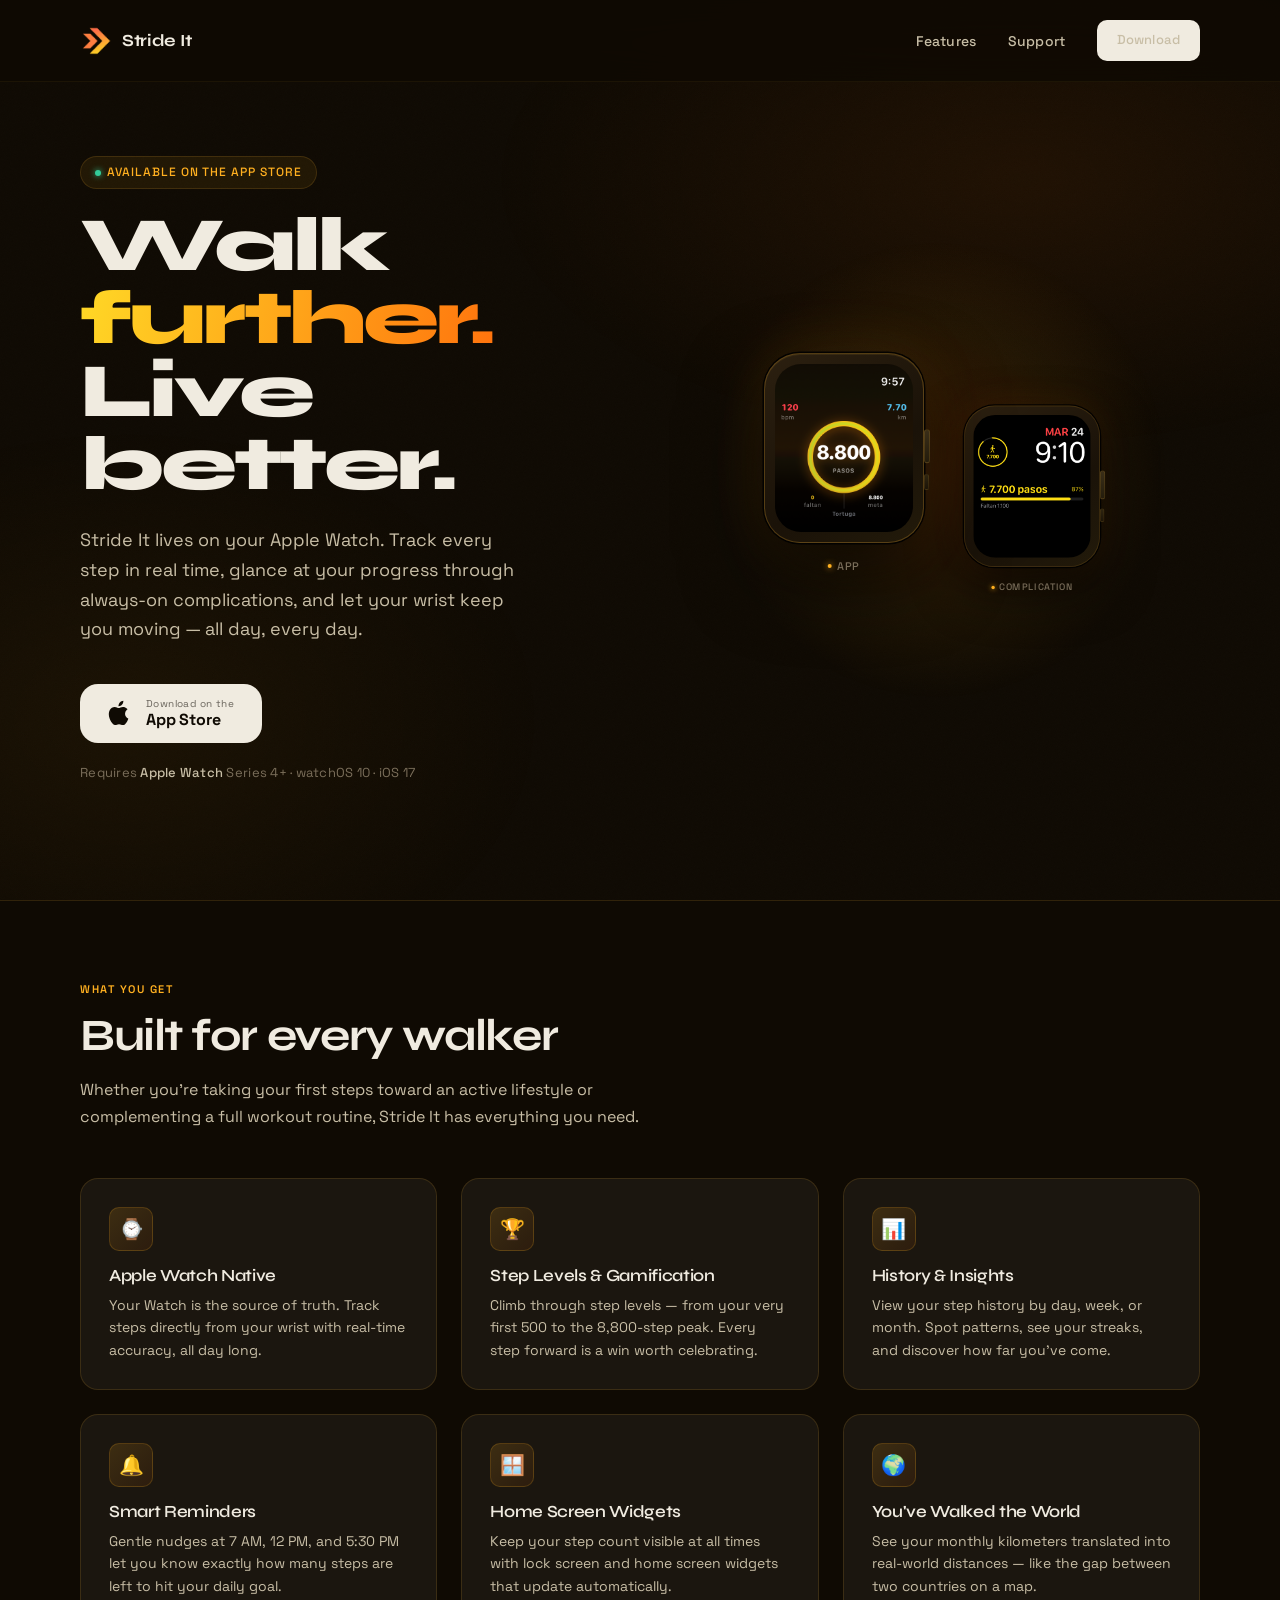
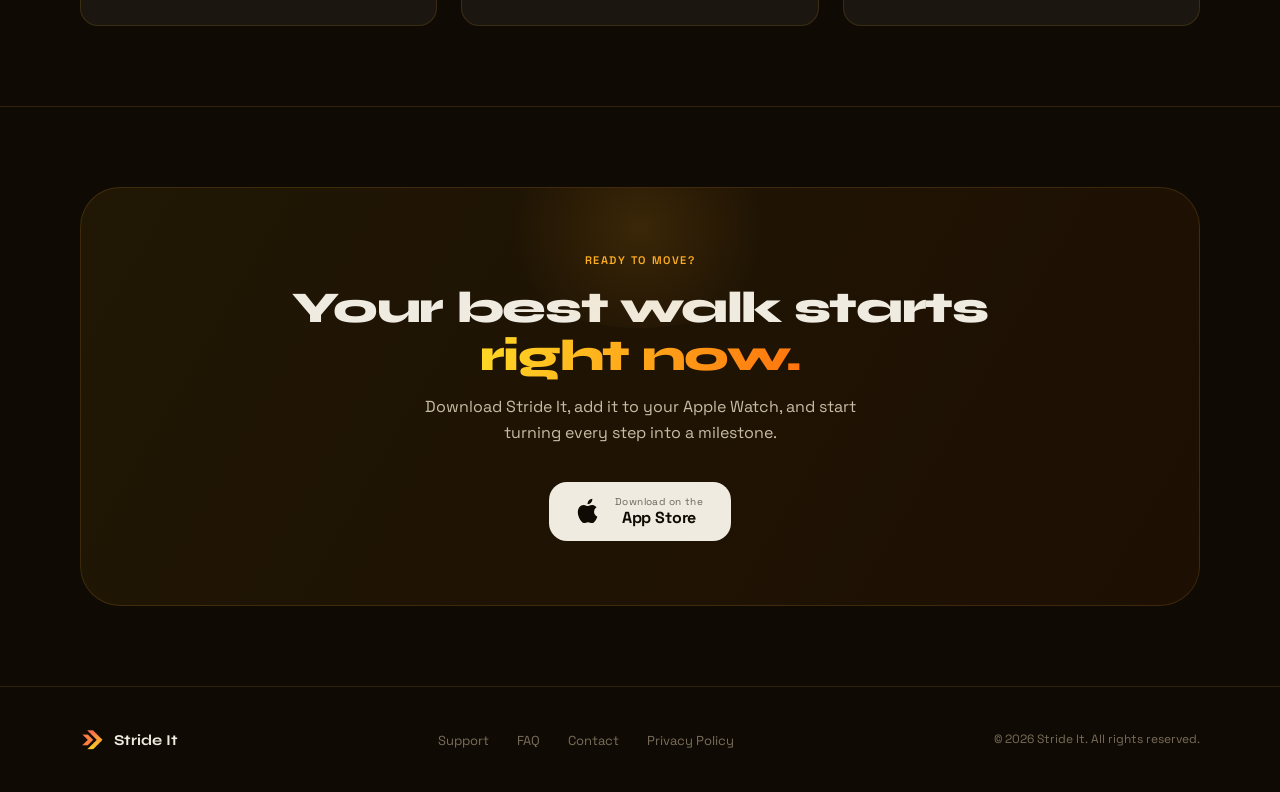
<file: index.html>
<!DOCTYPE html>
<html lang="en">
<head>
  <meta charset="UTF-8" />
  <meta name="viewport" content="width=device-width, initial-scale=1.0" />

  <!-- Primary SEO -->
  <title>Stride It — Walk further. Live better.</title>
  <meta name="description" content="Stride It is an Apple Watch step tracker that turns every walk into progress. Hit your daily goals, climb step levels, and stay motivated with gamified challenges." />
  <meta name="keywords" content="step tracker, Apple Watch app, pedometer, walking app, fitness app, step counter, health app, watchOS, gamification, daily steps" />
  <meta name="author" content="Stride It" />
  <link rel="canonical" href="https://strideit.app/" />

  <!-- Open Graph -->
  <meta property="og:type" content="website" />
  <meta property="og:url" content="https://strideit.app/" />
  <meta property="og:site_name" content="Stride It" />
  <meta property="og:title" content="Stride It — Walk further. Live better." />
  <meta property="og:description" content="Stride It is an Apple Watch step tracker that turns every walk into progress. Hit your daily goals, climb step levels, and stay motivated with gamified challenges." />
  <meta property="og:image" content="https://strideit.app/img/logo.png" />
  <meta property="og:image:alt" content="Stride It app logo" />
  <meta property="og:locale" content="en_US" />

  <!-- Twitter Card -->
  <meta name="twitter:card" content="summary_large_image" />
  <meta name="twitter:title" content="Stride It — Walk further. Live better." />
  <meta name="twitter:description" content="Apple Watch step tracker with gamified goals. Track your daily walks and level up with every step." />
  <meta name="twitter:image" content="https://strideit.app/img/logo.png" />

  <!-- Structured Data (JSON-LD) -->
  <script type="application/ld+json">
  {
    "@context": "https://schema.org",
    "@type": "MobileApplication",
    "name": "Stride It",
    "description": "Apple Watch step tracker with gamified goals. Track your daily walks, hit step levels, and stay motivated every day.",
    "url": "https://strideit.app",
    "applicationCategory": "HealthApplication",
    "operatingSystem": "iOS, watchOS",
    "offers": {
      "@type": "Offer",
      "price": "0",
      "priceCurrency": "USD"
    },
    "author": {
      "@type": "Organization",
      "name": "Stride It",
      "url": "https://strideit.app",
      "email": "support@strideit.app"
    }
  }
  </script>

  <link rel="icon" href="img/logo.png" type="image/png" />
  <link rel="stylesheet" href="styles.css" />
</head>
<body>

  <!-- ── Navigation ─────────────────────────────────────────── -->
  <nav class="nav">
    <div class="container">
      <div class="nav-inner">
        <a href="index.html" class="nav-logo">
          <img src="img/logo.png" alt="Stride It logo" />
          <span class="nav-logo-name">Stride It</span>
        </a>
        <ul class="nav-links">
          <li><a href="#features">Features</a></li>
          <li><a href="support.html" target="_blank">Support</a></li>
          <li>
            <a href="#download" class="appstore-btn" style="padding:10px 20px;font-size:13px;border-radius:10px;">
              Download
            </a>
          </li>
        </ul>
      </div>
    </div>
  </nav>

  <!-- ── Hero ───────────────────────────────────────────────── -->
  <section class="hero">
    <div class="container">
      <div class="hero-grid">

        <!-- Left: copy -->
        <div class="hero-copy">
          <div class="hero-pretitle">
            <span class="badge">
              <span class="badge-dot"></span>
              Available on the App Store
            </span>
          </div>

          <h1 class="hero-title">
            Walk<br />
            <span class="grad-text">further.</span><br />
            Live better.
          </h1>

          <p class="hero-sub">
            Stride It lives on your Apple Watch. Track every step in real time, glance at your progress through always-on complications, and let your wrist keep you moving — all day, every day.
          </p>

          <div class="hero-cta" id="download">
            <!-- App Store Button -->
            <a href="#" class="appstore-btn" aria-label="Download on the App Store">
              <!-- Apple logo SVG -->
              <svg width="24" height="28" viewBox="0 0 24 28" fill="none" aria-hidden="true">
                <path d="M17.05 14.84c-.03-3.01 2.46-4.47 2.57-4.54-1.4-2.05-3.58-2.33-4.36-2.36-1.86-.19-3.63 1.1-4.57 1.1-.94 0-2.4-1.07-3.94-1.04-2.03.03-3.9 1.18-4.95 2.99-2.12 3.67-.54 9.12 1.52 12.1 1.01 1.46 2.21 3.09 3.78 3.03 1.52-.06 2.09-.98 3.93-.98 1.84 0 2.36.98 3.97.95 1.63-.03 2.66-1.49 3.66-2.96 1.16-1.7 1.63-3.35 1.66-3.44-.04-.01-3.24-1.24-3.27-4.85Z" fill="currentColor"/>
                <path d="M14.1 5.58c.84-1.02 1.4-2.43 1.25-3.84-1.2.05-2.67.8-3.54 1.81-.77.9-1.46 2.35-1.28 3.73 1.34.1 2.72-.68 3.57-1.7Z" fill="currentColor"/>
              </svg>
              <div class="appstore-btn-text">
                <small>Download on the</small>
                <span>App Store</span>
              </div>
            </a>

            <p class="hero-meta">
              Requires <strong>Apple Watch</strong> Series 4+ · watchOS 10 · iOS 17
            </p>
          </div>
        </div>

        <!-- Right: device visual -->
        <div class="hero-visual">
          <div class="hero-glow"></div>
          <div class="devices-wrapper">

            <!-- Primary Watch: main app -->
            <div class="watch-frame watch-primary">
              <div class="watch-shell">
                <div class="watch-crown"></div>
                <div class="watch-btn"></div>
                <div class="watch-screen">
                  <img src="img/screenshot-1.png" alt="Stride It app on Apple Watch" loading="lazy" />
                </div>
              </div>
              <p class="watch-label"><span></span>App</p>
            </div>

            <!-- Secondary Watch: complication / watch face -->
            <div class="watch-frame watch-secondary">
              <div class="watch-shell">
                <div class="watch-crown"></div>
                <div class="watch-btn"></div>
                <div class="watch-screen">
                  <img src="img/screenshot-2.png" alt="Stride It complication on Apple Watch face" loading="lazy" />
                </div>
              </div>
              <p class="watch-label"><span></span>Complication</p>
            </div>

          </div>
        </div>

      </div>
    </div>
  </section>

  <hr class="divider" />

  <!-- ── Features ───────────────────────────────────────────── -->
  <section class="features" id="features">
    <div class="container">
      <p class="section-eyebrow">What you get</p>
      <h2 class="section-title">Built for every walker</h2>
      <p class="section-lead" style="margin-bottom:48px;">
        Whether you're taking your first steps toward an active lifestyle or complementing a full workout routine, Stride It has everything you need.
      </p>

      <div class="features-grid">

        <div class="feature-card">
          <div class="feature-icon">⌚</div>
          <h3 class="feature-title">Apple Watch Native</h3>
          <p class="feature-desc">
            Your Watch is the source of truth. Track steps directly from your wrist with real-time accuracy, all day long.
          </p>
        </div>

        <div class="feature-card">
          <div class="feature-icon">🏆</div>
          <h3 class="feature-title">Step Levels & Gamification</h3>
          <p class="feature-desc">
            Climb through step levels — from your very first 500 to the 8,800-step peak. Every step forward is a win worth celebrating.
          </p>
        </div>

        <div class="feature-card">
          <div class="feature-icon">📊</div>
          <h3 class="feature-title">History & Insights</h3>
          <p class="feature-desc">
            View your step history by day, week, or month. Spot patterns, see your streaks, and discover how far you've come.
          </p>
        </div>

        <div class="feature-card">
          <div class="feature-icon">🔔</div>
          <h3 class="feature-title">Smart Reminders</h3>
          <p class="feature-desc">
            Gentle nudges at 7 AM, 12 PM, and 5:30 PM let you know exactly how many steps are left to hit your daily goal.
          </p>
        </div>

        <div class="feature-card">
          <div class="feature-icon">🪟</div>
          <h3 class="feature-title">Home Screen Widgets</h3>
          <p class="feature-desc">
            Keep your step count visible at all times with lock screen and home screen widgets that update automatically.
          </p>
        </div>

        <div class="feature-card">
          <div class="feature-icon">🌍</div>
          <h3 class="feature-title">You've Walked the World</h3>
          <p class="feature-desc">
            See your monthly kilometers translated into real-world distances — like the gap between two countries on a map.
          </p>
        </div>

      </div>
    </div>
  </section>

  <hr class="divider" />

  <!-- ── CTA band ────────────────────────────────────────────── -->
  <section class="cta-band">
    <div class="container">
      <div class="cta-inner">
        <p class="section-eyebrow" style="margin-bottom:14px;">Ready to move?</p>
        <h2 class="cta-title">
          Your best walk starts<br />
          <span class="grad-text">right now.</span>
        </h2>
        <p class="cta-sub">
          Download Stride It, add it to your Apple Watch, and start turning every step into a milestone.
        </p>
        <a href="#" class="appstore-btn" style="margin:0 auto;">
          <svg width="24" height="28" viewBox="0 0 24 28" fill="none" aria-hidden="true">
            <path d="M17.05 14.84c-.03-3.01 2.46-4.47 2.57-4.54-1.4-2.05-3.58-2.33-4.36-2.36-1.86-.19-3.63 1.1-4.57 1.1-.94 0-2.4-1.07-3.94-1.04-2.03.03-3.9 1.18-4.95 2.99-2.12 3.67-.54 9.12 1.52 12.1 1.01 1.46 2.21 3.09 3.78 3.03 1.52-.06 2.09-.98 3.93-.98 1.84 0 2.36.98 3.97.95 1.63-.03 2.66-1.49 3.66-2.96 1.16-1.7 1.63-3.35 1.66-3.44-.04-.01-3.24-1.24-3.27-4.85Z" fill="currentColor"/>
            <path d="M14.1 5.58c.84-1.02 1.4-2.43 1.25-3.84-1.2.05-2.67.8-3.54 1.81-.77.9-1.46 2.35-1.28 3.73 1.34.1 2.72-.68 3.57-1.7Z" fill="currentColor"/>
          </svg>
          <div class="appstore-btn-text">
            <small>Download on the</small>
            <span>App Store</span>
          </div>
        </a>
      </div>
    </div>
  </section>

  <!-- ── Footer ─────────────────────────────────────────────── -->
  <footer class="footer">
    <div class="container">
      <div class="footer-inner">
        <div class="footer-logo">
          <img src="img/logo.png" alt="Stride It" />
          <span>Stride It</span>
        </div>
        <ul class="footer-links">
          <li><a href="support.html" target="_blank">Support</a></li>
          <li><a href="support.html#faq" target="_blank">FAQ</a></li>
          <li><a href="support.html#contact" target="_blank">Contact</a></li>
          <li><a href="privacy.html" target="_blank">Privacy Policy</a></li>
        </ul>
        <p class="footer-copy">© 2026 Stride It. All rights reserved.</p>
      </div>
    </div>
  </footer>

</body>
</html>
</file>
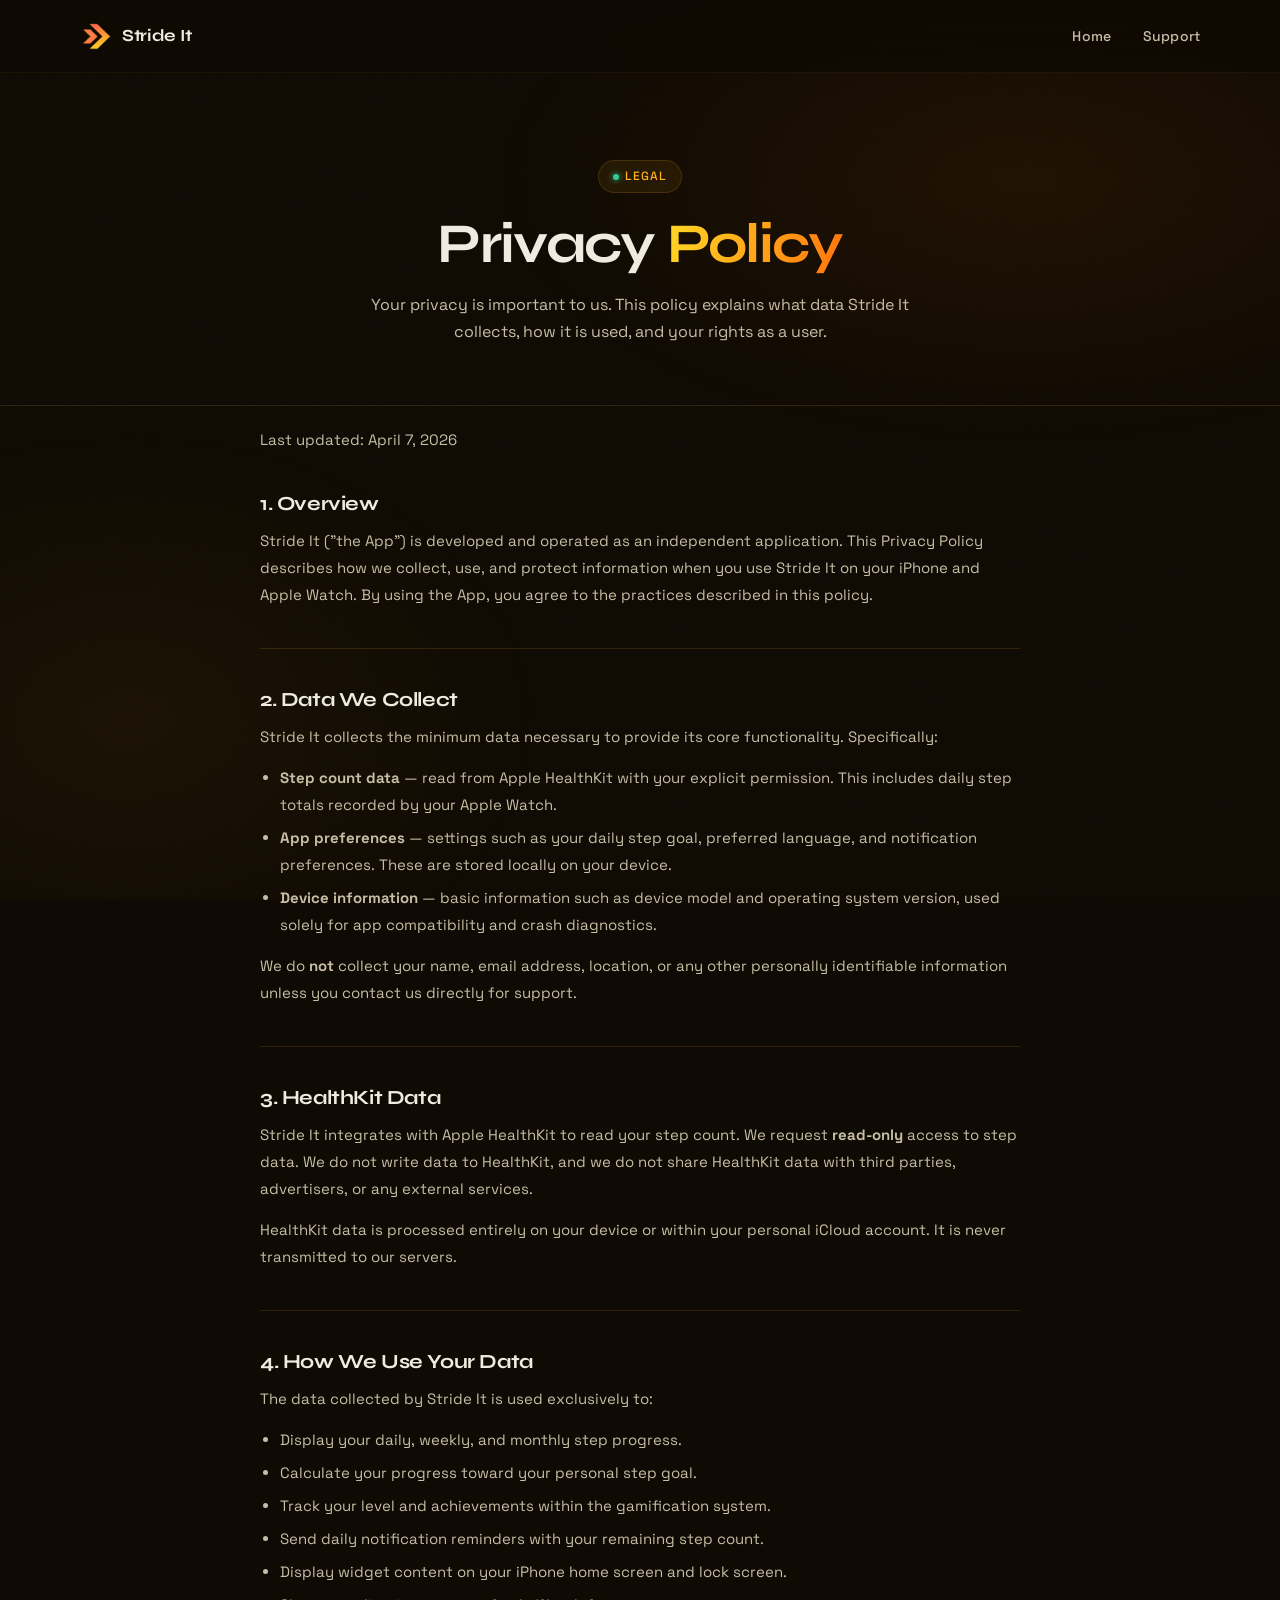
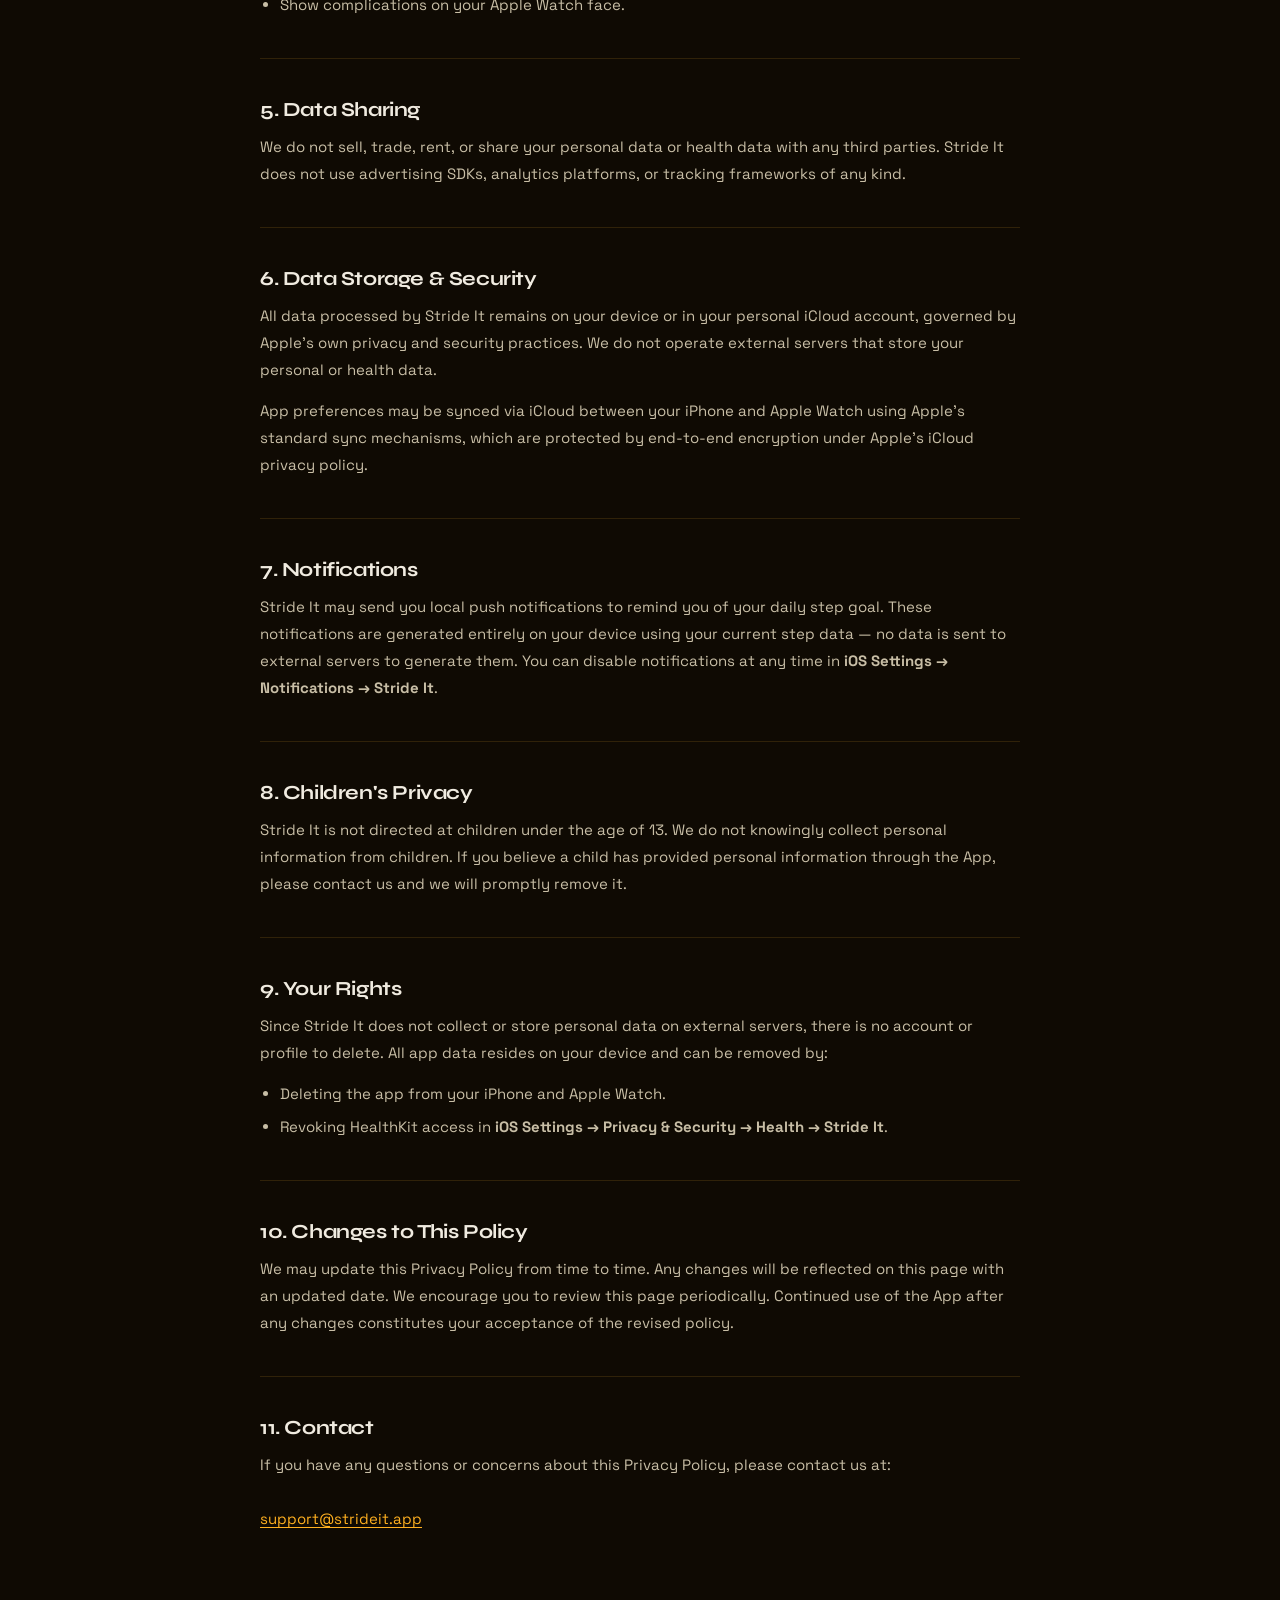
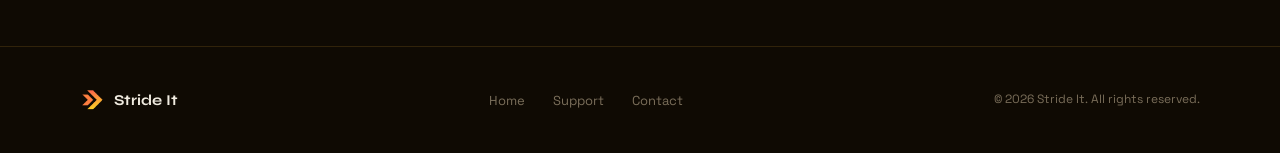
<file: privacy.html>
<!DOCTYPE html>
<html lang="en">
<head>
  <meta charset="UTF-8" />
  <meta name="viewport" content="width=device-width, initial-scale=1.0" />

  <!-- Primary SEO -->
  <title>Privacy Policy — Stride It</title>
  <meta name="description" content="Stride It privacy policy. Learn how we handle your data and protect your privacy." />
  <meta name="author" content="Stride It" />
  <link rel="canonical" href="https://strideit.app/privacy.html" />

  <!-- Open Graph -->
  <meta property="og:type" content="website" />
  <meta property="og:url" content="https://strideit.app/privacy.html" />
  <meta property="og:site_name" content="Stride It" />
  <meta property="og:title" content="Privacy Policy — Stride It" />
  <meta property="og:description" content="Learn how Stride It handles your data and protects your privacy." />
  <meta property="og:image" content="https://strideit.app/img/logo.png" />

  <link rel="icon" href="img/logo.png" type="image/png" />
  <link rel="stylesheet" href="styles.css" />
  <style>
    .privacy-hero {
      padding: 160px 0 60px;
      text-align: center;
    }
    .privacy-body {
      padding: 20px 0 100px;
      max-width: 760px;
      margin: 0 auto;
    }
    .privacy-body h2 {
      font-family: var(--font-head);
      font-size: 20px;
      font-weight: 700;
      letter-spacing: -0.02em;
      color: var(--text);
      margin: 40px 0 12px;
    }
    .privacy-body h2:first-child { margin-top: 0; }
    .privacy-body p {
      font-size: 15px;
      color: var(--text-sub);
      line-height: 1.8;
      margin-bottom: 14px;
    }
    .privacy-body ul {
      padding-left: 20px;
      margin-bottom: 14px;
    }
    .privacy-body li {
      font-size: 15px;
      color: var(--text-sub);
      line-height: 1.8;
      margin-bottom: 6px;
    }
    .privacy-body a {
      color: var(--amber);
      text-decoration: underline;
      text-underline-offset: 3px;
    }
    .privacy-body a:hover { color: var(--amber-bright); }
    .privacy-updated {
      font-size: 12px;
      color: var(--muted);
      margin-bottom: 40px;
    }
    .privacy-divider {
      border: none;
      border-top: 1px solid var(--glass-border);
      margin: 40px 0;
    }
  </style>
</head>
<body>

  <!-- ── Navigation ─────────────────────────────────────────── -->
  <nav class="nav">
    <div class="container">
      <div class="nav-inner">
        <a href="index.html" class="nav-logo">
          <img src="img/logo.png" alt="Stride It logo" />
          <span class="nav-logo-name">Stride It</span>
        </a>
        <ul class="nav-links">
          <li><a href="index.html">Home</a></li>
          <li><a href="support.html">Support</a></li>
        </ul>
      </div>
    </div>
  </nav>

  <!-- ── Privacy Hero ────────────────────────────────────────── -->
  <section class="privacy-hero">
    <div class="container">
      <span class="badge" style="margin-bottom:20px;">
        <span class="badge-dot"></span>
        Legal
      </span>
      <h1 class="section-title" style="font-size:clamp(36px,5vw,56px);">
        Privacy <span class="grad-text">Policy</span>
      </h1>
      <p class="section-lead" style="margin:0 auto;text-align:center;">
        Your privacy is important to us. This policy explains what data Stride It collects, how it is used, and your rights as a user.
      </p>
    </div>
  </section>

  <hr class="divider" />

  <!-- ── Privacy Content ─────────────────────────────────────── -->
  <section>
    <div class="container">
      <div class="privacy-body">

        <p class="privacy-updated">Last updated: April 7, 2026</p>

        <h2>1. Overview</h2>
        <p>
          Stride It ("the App") is developed and operated as an independent application. This Privacy Policy describes how we collect, use, and protect information when you use Stride It on your iPhone and Apple Watch. By using the App, you agree to the practices described in this policy.
        </p>

        <hr class="privacy-divider" />

        <h2>2. Data We Collect</h2>
        <p>Stride It collects the minimum data necessary to provide its core functionality. Specifically:</p>
        <ul>
          <li>
            <strong>Step count data</strong> — read from Apple HealthKit with your explicit permission. This includes daily step totals recorded by your Apple Watch.
          </li>
          <li>
            <strong>App preferences</strong> — settings such as your daily step goal, preferred language, and notification preferences. These are stored locally on your device.
          </li>
          <li>
            <strong>Device information</strong> — basic information such as device model and operating system version, used solely for app compatibility and crash diagnostics.
          </li>
        </ul>
        <p>
          We do <strong>not</strong> collect your name, email address, location, or any other personally identifiable information unless you contact us directly for support.
        </p>

        <hr class="privacy-divider" />

        <h2>3. HealthKit Data</h2>
        <p>
          Stride It integrates with Apple HealthKit to read your step count. We request <strong>read-only</strong> access to step data. We do not write data to HealthKit, and we do not share HealthKit data with third parties, advertisers, or any external services.
        </p>
        <p>
          HealthKit data is processed entirely on your device or within your personal iCloud account. It is never transmitted to our servers.
        </p>

        <hr class="privacy-divider" />

        <h2>4. How We Use Your Data</h2>
        <p>The data collected by Stride It is used exclusively to:</p>
        <ul>
          <li>Display your daily, weekly, and monthly step progress.</li>
          <li>Calculate your progress toward your personal step goal.</li>
          <li>Track your level and achievements within the gamification system.</li>
          <li>Send daily notification reminders with your remaining step count.</li>
          <li>Display widget content on your iPhone home screen and lock screen.</li>
          <li>Show complications on your Apple Watch face.</li>
        </ul>

        <hr class="privacy-divider" />

        <h2>5. Data Sharing</h2>
        <p>
          We do not sell, trade, rent, or share your personal data or health data with any third parties. Stride It does not use advertising SDKs, analytics platforms, or tracking frameworks of any kind.
        </p>

        <hr class="privacy-divider" />

        <h2>6. Data Storage & Security</h2>
        <p>
          All data processed by Stride It remains on your device or in your personal iCloud account, governed by Apple's own privacy and security practices. We do not operate external servers that store your personal or health data.
        </p>
        <p>
          App preferences may be synced via iCloud between your iPhone and Apple Watch using Apple's standard sync mechanisms, which are protected by end-to-end encryption under Apple's iCloud privacy policy.
        </p>

        <hr class="privacy-divider" />

        <h2>7. Notifications</h2>
        <p>
          Stride It may send you local push notifications to remind you of your daily step goal. These notifications are generated entirely on your device using your current step data — no data is sent to external servers to generate them. You can disable notifications at any time in <strong>iOS Settings → Notifications → Stride It</strong>.
        </p>

        <hr class="privacy-divider" />

        <h2>8. Children's Privacy</h2>
        <p>
          Stride It is not directed at children under the age of 13. We do not knowingly collect personal information from children. If you believe a child has provided personal information through the App, please contact us and we will promptly remove it.
        </p>

        <hr class="privacy-divider" />

        <h2>9. Your Rights</h2>
        <p>Since Stride It does not collect or store personal data on external servers, there is no account or profile to delete. All app data resides on your device and can be removed by:</p>
        <ul>
          <li>Deleting the app from your iPhone and Apple Watch.</li>
          <li>Revoking HealthKit access in <strong>iOS Settings → Privacy & Security → Health → Stride It</strong>.</li>
        </ul>

        <hr class="privacy-divider" />

        <h2>10. Changes to This Policy</h2>
        <p>
          We may update this Privacy Policy from time to time. Any changes will be reflected on this page with an updated date. We encourage you to review this page periodically. Continued use of the App after any changes constitutes your acceptance of the revised policy.
        </p>

        <hr class="privacy-divider" />

        <h2>11. Contact</h2>
        <p>
          If you have any questions or concerns about this Privacy Policy, please contact us at:
          <br /><br />
          <a href="mailto:support@strideit.app">support@strideit.app</a>
        </p>

      </div>
    </div>
  </section>

  <!-- ── Footer ─────────────────────────────────────────────── -->
  <footer class="footer">
    <div class="container">
      <div class="footer-inner">
        <div class="footer-logo">
          <img src="img/logo.png" alt="Stride It" />
          <span>Stride It</span>
        </div>
        <ul class="footer-links">
          <li><a href="index.html">Home</a></li>
          <li><a href="support.html">Support</a></li>
          <li><a href="support.html#contact">Contact</a></li>
        </ul>
        <p class="footer-copy">© 2026 Stride It. All rights reserved.</p>
      </div>
    </div>
  </footer>

</body>
</html>
</file>
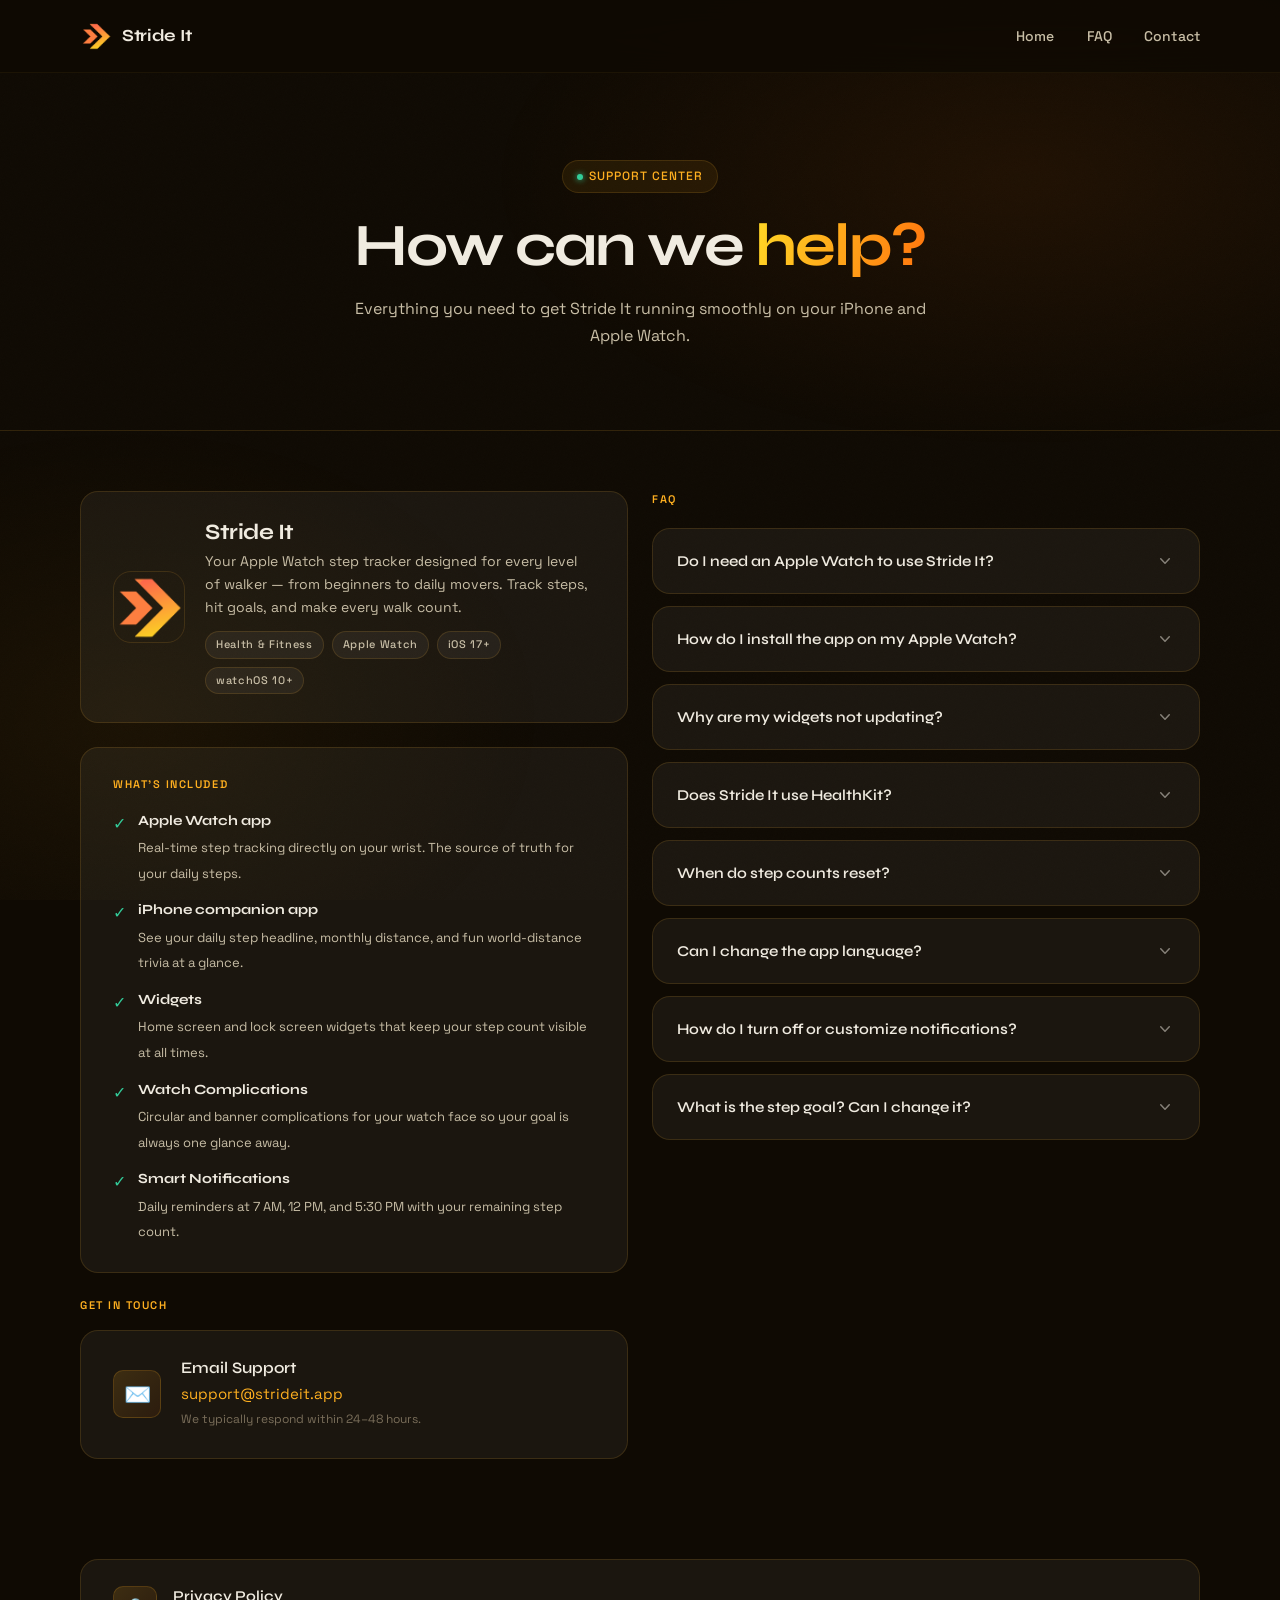
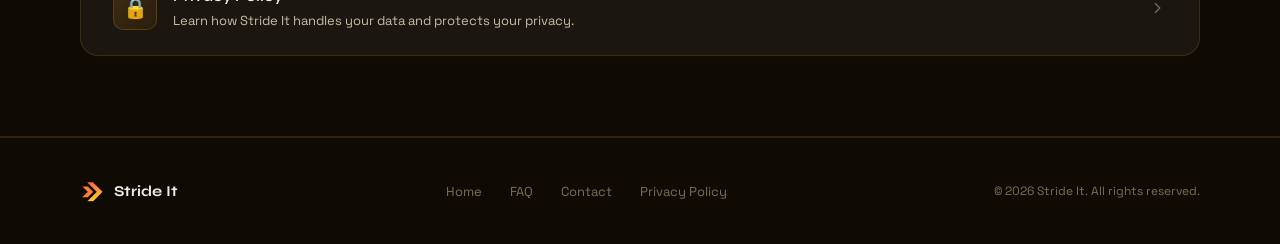
<file: support.html>
<!DOCTYPE html>
<html lang="en">
<head>
  <meta charset="UTF-8" />
  <meta name="viewport" content="width=device-width, initial-scale=1.0" />

  <!-- Primary SEO -->
  <title>Support & FAQ — Stride It</title>
  <meta name="description" content="Get help with Stride It, the Apple Watch step tracker. Find answers to frequently asked questions and contact our support team." />
  <meta name="author" content="Stride It" />
  <link rel="canonical" href="https://strideit.app/support.html" />

  <!-- Open Graph -->
  <meta property="og:type" content="website" />
  <meta property="og:url" content="https://strideit.app/support.html" />
  <meta property="og:site_name" content="Stride It" />
  <meta property="og:title" content="Support & FAQ — Stride It" />
  <meta property="og:description" content="Get help with Stride It. FAQ, contact info, and everything you need to get started." />
  <meta property="og:image" content="https://strideit.app/img/logo.png" />

  <!-- Twitter Card -->
  <meta name="twitter:card" content="summary" />
  <meta name="twitter:title" content="Support & FAQ — Stride It" />
  <meta name="twitter:description" content="Get help with Stride It, the Apple Watch step tracker." />
  <meta name="twitter:image" content="https://strideit.app/img/logo.png" />

  <!-- Structured Data (JSON-LD) -->
  <script type="application/ld+json">
  {
    "@context": "https://schema.org",
    "@type": "FAQPage",
    "url": "https://strideit.app/support.html",
    "name": "Stride It Support & FAQ",
    "mainEntity": [
      {
        "@type": "Question",
        "name": "Do I need an Apple Watch to use Stride It?",
        "acceptedAnswer": { "@type": "Answer", "text": "Yes. Stride It uses your Apple Watch as the primary step-tracking sensor. Compatible with Apple Watch Series 4 and later running watchOS 10 or above." }
      },
      {
        "@type": "Question",
        "name": "How do I install the app on my Apple Watch?",
        "acceptedAnswer": { "@type": "Answer", "text": "After downloading Stride It on your iPhone, open the Watch app, scroll to find Stride It under Available Apps, and tap Install." }
      },
      {
        "@type": "Question",
        "name": "Does Stride It use HealthKit?",
        "acceptedAnswer": { "@type": "Answer", "text": "Yes. Stride It reads step data from Apple HealthKit. We request read-only access. No personal data is stored on external servers." }
      },
      {
        "@type": "Question",
        "name": "When do step counts reset?",
        "acceptedAnswer": { "@type": "Answer", "text": "Step counts reset automatically at midnight (12:00 AM) according to your iPhone's local time zone, following Apple HealthKit's standard daily cycle." }
      }
    ]
  }
  </script>

  <link rel="icon" href="img/logo.png" type="image/png" />
  <link rel="stylesheet" href="styles.css" />
  <style>
    /* Support-specific layout helpers */
    .support-layout {
      display: grid;
      grid-template-columns: 1fr 1fr;
      gap: 24px;
      align-items: start;
    }
    .support-col { display: grid; gap: 24px; }

    @media (max-width: 860px) {
      .support-layout { grid-template-columns: 1fr; }
    }
  </style>
</head>
<body>

  <!-- ── Navigation ─────────────────────────────────────────── -->
  <nav class="nav">
    <div class="container">
      <div class="nav-inner">
        <a href="index.html" class="nav-logo">
          <img src="img/logo.png" alt="Stride It logo" />
          <span class="nav-logo-name">Stride It</span>
        </a>
        <ul class="nav-links">
          <li><a href="index.html">Home</a></li>
          <li><a href="#faq">FAQ</a></li>
          <li><a href="#contact">Contact</a></li>
        </ul>
      </div>
    </div>
  </nav>

  <!-- ── Support Hero ────────────────────────────────────────── -->
  <section class="support-hero">
    <div class="container">
      <span class="badge" style="margin-bottom:20px;">
        <span class="badge-dot"></span>
        Support Center
      </span>
      <h1 class="section-title" style="font-size:clamp(36px,5vw,60px);">
        How can we <span class="grad-text">help?</span>
      </h1>
      <p class="section-lead" style="margin:0 auto;text-align:center;">
        Everything you need to get Stride It running smoothly on your iPhone and Apple Watch.
      </p>
    </div>
  </section>

  <hr class="divider" />

  <!-- ── Support Sections ────────────────────────────────────── -->
  <section class="support-sections" id="support">
    <div class="container">
      <div class="support-layout">

        <!-- Left column: App info + Contact -->
        <div class="support-col">

          <!-- App info card -->
          <div class="card app-info-card">
            <div class="app-info-logo">
              <img src="img/logo.png" alt="Stride It icon" />
            </div>
            <div class="app-info-text">
              <h2>Stride It</h2>
              <p>
                Your Apple Watch step tracker designed for every level of walker — from beginners to daily movers. Track steps, hit goals, and make every walk count.
              </p>
              <div class="app-info-tags">
                <span class="tag">Health & Fitness</span>
                <span class="tag">Apple Watch</span>
                <span class="tag">iOS 17+</span>
                <span class="tag">watchOS 10+</span>
              </div>
            </div>
          </div>

          <!-- What's included card -->
          <div class="card">
            <p class="section-eyebrow" style="margin-bottom:16px;">What's Included</p>
            <ul style="list-style:none;display:grid;gap:14px;">
              <li style="display:flex;gap:12px;align-items:flex-start;">
                <span style="color:var(--mint);font-size:16px;margin-top:1px;">✓</span>
                <div>
                  <strong style="font-size:14px;display:block;margin-bottom:2px;font-family:var(--font-head);">Apple Watch app</strong>
                  <span style="font-size:13px;color:var(--text-sub);">Real-time step tracking directly on your wrist. The source of truth for your daily steps.</span>
                </div>
              </li>
              <li style="display:flex;gap:12px;align-items:flex-start;">
                <span style="color:var(--mint);font-size:16px;margin-top:1px;">✓</span>
                <div>
                  <strong style="font-size:14px;display:block;margin-bottom:2px;font-family:var(--font-head);">iPhone companion app</strong>
                  <span style="font-size:13px;color:var(--text-sub);">See your daily step headline, monthly distance, and fun world-distance trivia at a glance.</span>
                </div>
              </li>
              <li style="display:flex;gap:12px;align-items:flex-start;">
                <span style="color:var(--mint);font-size:16px;margin-top:1px;">✓</span>
                <div>
                  <strong style="font-size:14px;display:block;margin-bottom:2px;font-family:var(--font-head);">Widgets</strong>
                  <span style="font-size:13px;color:var(--text-sub);">Home screen and lock screen widgets that keep your step count visible at all times.</span>
                </div>
              </li>
              <li style="display:flex;gap:12px;align-items:flex-start;">
                <span style="color:var(--mint);font-size:16px;margin-top:1px;">✓</span>
                <div>
                  <strong style="font-size:14px;display:block;margin-bottom:2px;font-family:var(--font-head);">Watch Complications</strong>
                  <span style="font-size:13px;color:var(--text-sub);">Circular and banner complications for your watch face so your goal is always one glance away.</span>
                </div>
              </li>
              <li style="display:flex;gap:12px;align-items:flex-start;">
                <span style="color:var(--mint);font-size:16px;margin-top:1px;">✓</span>
                <div>
                  <strong style="font-size:14px;display:block;margin-bottom:2px;font-family:var(--font-head);">Smart Notifications</strong>
                  <span style="font-size:13px;color:var(--text-sub);">Daily reminders at 7 AM, 12 PM, and 5:30 PM with your remaining step count.</span>
                </div>
              </li>
            </ul>
          </div>

          <!-- Contact card -->
          <div id="contact">
            <p class="section-eyebrow" style="margin-bottom:16px;">Get in Touch</p>
            <div class="contact-card">
              <div class="contact-icon">✉️</div>
              <div class="contact-info">
                <h3>Email Support</h3>
                <a href="mailto:support@strideit.app">support@strideit.app</a>
                <p style="font-size:12px;color:var(--muted);margin-top:4px;">We typically respond within 24–48 hours.</p>
              </div>
            </div>
          </div>

        </div>

        <!-- Right column: FAQ -->
        <div class="support-col" id="faq">
          <div>
            <p class="section-eyebrow" style="margin-bottom:20px;">FAQ</p>
            <div class="faq-list">

              <details class="faq-item">
                <summary>
                  Do I need an Apple Watch to use Stride It?
                  <svg class="faq-chevron" viewBox="0 0 20 20" fill="currentColor" aria-hidden="true">
                    <path fill-rule="evenodd" d="M5.23 7.21a.75.75 0 011.06.02L10 11.168l3.71-3.938a.75.75 0 111.08 1.04l-4.25 4.5a.75.75 0 01-1.08 0l-4.25-4.5a.75.75 0 01.02-1.06z" clip-rule="evenodd"/>
                  </svg>
                </summary>
                <div class="faq-answer">
                  <p>Yes. Stride It uses your Apple Watch as the primary step-tracking sensor. The iPhone companion app displays your data and provides insights, but the Watch app must be installed on your wrist to record steps.</p>
                  <p>Compatible with Apple Watch Series 4 and later running watchOS 10 or above.</p>
                </div>
              </details>

              <details class="faq-item">
                <summary>
                  How do I install the app on my Apple Watch?
                  <svg class="faq-chevron" viewBox="0 0 20 20" fill="currentColor" aria-hidden="true">
                    <path fill-rule="evenodd" d="M5.23 7.21a.75.75 0 011.06.02L10 11.168l3.71-3.938a.75.75 0 111.08 1.04l-4.25 4.5a.75.75 0 01-1.08 0l-4.25-4.5a.75.75 0 01.02-1.06z" clip-rule="evenodd"/>
                  </svg>
                </summary>
                <div class="faq-answer">
                  <p>After downloading Stride It on your iPhone, open the <strong>Watch</strong> app on your iPhone, scroll to find Stride It under <em>Available Apps</em>, and tap <strong>Install</strong>. Once installed, the Stride It app will appear on your Apple Watch.</p>
                  <p>You can also follow the in-app onboarding wizard — it guides you through this process step by step.</p>
                </div>
              </details>

              <details class="faq-item">
                <summary>
                  Why are my widgets not updating?
                  <svg class="faq-chevron" viewBox="0 0 20 20" fill="currentColor" aria-hidden="true">
                    <path fill-rule="evenodd" d="M5.23 7.21a.75.75 0 011.06.02L10 11.168l3.71-3.938a.75.75 0 111.08 1.04l-4.25 4.5a.75.75 0 01-1.08 0l-4.25-4.5a.75.75 0 01.02-1.06z" clip-rule="evenodd"/>
                  </svg>
                </summary>
                <div class="faq-answer">
                  <p>iOS controls when widgets refresh based on battery level and usage patterns. To help widgets update more reliably:</p>
                  <ul>
                    <li>Make sure Background App Refresh is enabled for Stride It in <strong>Settings → Stride It</strong>.</li>
                    <li>Keep your iPhone and Apple Watch within Bluetooth range regularly throughout the day.</li>
                    <li>Opening the app briefly will always force an immediate widget update.</li>
                  </ul>
                </div>
              </details>

              <details class="faq-item">
                <summary>
                  Does Stride It use HealthKit?
                  <svg class="faq-chevron" viewBox="0 0 20 20" fill="currentColor" aria-hidden="true">
                    <path fill-rule="evenodd" d="M5.23 7.21a.75.75 0 011.06.02L10 11.168l3.71-3.938a.75.75 0 111.08 1.04l-4.25 4.5a.75.75 0 01-1.08 0l-4.25-4.5a.75.75 0 01.02-1.06z" clip-rule="evenodd"/>
                  </svg>
                </summary>
                <div class="faq-answer">
                  <p>Yes. Stride It reads step data from Apple HealthKit, which aggregates data from your Apple Watch. We request read-only access to your step count. No personal data is stored on external servers — everything stays on your device and in your iCloud account.</p>
                </div>
              </details>

              <details class="faq-item">
                <summary>
                  When do step counts reset?
                  <svg class="faq-chevron" viewBox="0 0 20 20" fill="currentColor" aria-hidden="true">
                    <path fill-rule="evenodd" d="M5.23 7.21a.75.75 0 011.06.02L10 11.168l3.71-3.938a.75.75 0 111.08 1.04l-4.25 4.5a.75.75 0 01-1.08 0l-4.25-4.5a.75.75 0 01.02-1.06z" clip-rule="evenodd"/>
                  </svg>
                </summary>
                <div class="faq-answer">
                  <p>Step counts reset automatically at midnight (12:00 AM) according to your iPhone's local time zone, following Apple HealthKit's standard daily cycle. No extra configuration is needed.</p>
                </div>
              </details>

              <details class="faq-item">
                <summary>
                  Can I change the app language?
                  <svg class="faq-chevron" viewBox="0 0 20 20" fill="currentColor" aria-hidden="true">
                    <path fill-rule="evenodd" d="M5.23 7.21a.75.75 0 011.06.02L10 11.168l3.71-3.938a.75.75 0 111.08 1.04l-4.25 4.5a.75.75 0 01-1.08 0l-4.25-4.5a.75.75 0 01.02-1.06z" clip-rule="evenodd"/>
                  </svg>
                </summary>
                <div class="faq-answer">
                  <p>Yes. Stride It defaults to the language of your device's region, but you can override it at any time. Go to the <strong>Settings</strong> tab inside the app and choose your preferred language from the list.</p>
                  <p>Currently supported languages: English and Spanish.</p>
                </div>
              </details>

              <details class="faq-item">
                <summary>
                  How do I turn off or customize notifications?
                  <svg class="faq-chevron" viewBox="0 0 20 20" fill="currentColor" aria-hidden="true">
                    <path fill-rule="evenodd" d="M5.23 7.21a.75.75 0 011.06.02L10 11.168l3.71-3.938a.75.75 0 111.08 1.04l-4.25 4.5a.75.75 0 01-1.08 0l-4.25-4.5a.75.75 0 01.02-1.06z" clip-rule="evenodd"/>
                  </svg>
                </summary>
                <div class="faq-answer">
                  <p>Stride It sends three daily reminders (7 AM, 12 PM, and 5:30 PM) with your remaining step count for the day. To manage or disable them, go to <strong>iOS Settings → Notifications → Stride It</strong>.</p>
                  <p>Notifications also appear on your Apple Watch when it is on your wrist.</p>
                </div>
              </details>

              <details class="faq-item">
                <summary>
                  What is the step goal? Can I change it?
                  <svg class="faq-chevron" viewBox="0 0 20 20" fill="currentColor" aria-hidden="true">
                    <path fill-rule="evenodd" d="M5.23 7.21a.75.75 0 011.06.02L10 11.168l3.71-3.938a.75.75 0 111.08 1.04l-4.25 4.5a.75.75 0 01-1.08 0l-4.25-4.5a.75.75 0 01.02-1.06z" clip-rule="evenodd"/>
                  </svg>
                </summary>
                <div class="faq-answer">
                  <p>The default daily goal is 8,800 steps — a research-backed target shown to deliver meaningful cardiovascular benefits. You can update your personal goal from the <strong>Settings</strong> tab in the app.</p>
                </div>
              </details>

            </div>
          </div>
        </div>

      </div>
    </div>
  </section>

  <!-- ── Privacy link band ──────────────────────────────────── -->
  <section style="padding: 0 0 80px;">
    <div class="container">
      <a href="privacy.html" style="display:flex;align-items:center;justify-content:space-between;gap:20px;padding:24px 32px;background:var(--glass);border:1px solid var(--glass-border);border-radius:var(--radius-md);transition:border-color 0.3s;text-decoration:none;" onmouseover="this.style.borderColor='rgba(255,185,50,0.3)'" onmouseout="this.style.borderColor='var(--glass-border)'">
        <div style="display:flex;align-items:center;gap:16px;">
          <div style="width:44px;height:44px;border-radius:10px;background:linear-gradient(135deg,rgba(255,176,32,0.15),rgba(255,115,13,0.08));border:1px solid rgba(255,176,32,0.18);display:flex;align-items:center;justify-content:center;font-size:20px;flex-shrink:0;">🔒</div>
          <div>
            <p style="font-family:var(--font-head);font-size:15px;font-weight:600;margin-bottom:3px;">Privacy Policy</p>
            <p style="font-size:13px;color:var(--text-sub);">Learn how Stride It handles your data and protects your privacy.</p>
          </div>
        </div>
        <svg width="18" height="18" viewBox="0 0 20 20" fill="none" style="flex-shrink:0;opacity:0.4;">
          <path d="M7 5l5 5-5 5" stroke="currentColor" stroke-width="1.5" stroke-linecap="round" stroke-linejoin="round"/>
        </svg>
      </a>
    </div>
  </section>

  <hr class="divider" />

  <!-- ── Footer ─────────────────────────────────────────────── -->
  <footer class="footer">
    <div class="container">
      <div class="footer-inner">
        <div class="footer-logo">
          <img src="img/logo.png" alt="Stride It" />
          <span>Stride It</span>
        </div>
        <ul class="footer-links">
          <li><a href="index.html">Home</a></li>
          <li><a href="#faq">FAQ</a></li>
          <li><a href="#contact">Contact</a></li>
          <li><a href="privacy.html">Privacy Policy</a></li>
        </ul>
        <p class="footer-copy">© 2026 Stride It. All rights reserved.</p>
      </div>
    </div>
  </footer>

</body>
</html>
</file>
<file: styles.css>
/* ==========================================================
   STRIDE IT — Design System
   Paleta extraída del HomeTheme.swift de la app
   ========================================================== */

@import url('https://fonts.googleapis.com/css2?family=Syne:wght@400;500;600;700;800&family=Space+Grotesk:wght@300;400;500;600&display=swap');

/* ── Variables ─────────────────────────────────────────────── */
:root {
  --bg:           #0F0A03;
  --bg-mid:       #18100A;
  --bg-card:      #1E1508;
  --amber:        #FFB020;
  --amber-bright: #FFD926;
  --orange:       #FF730D;
  --mint:         #33CC99;
  --text:         #F0EBE0;
  --text-sub:     #C8BEA6;
  --muted:        #7A6E5A;
  --glass:        rgba(255, 255, 255, 0.05);
  --glass-border: rgba(255, 185, 50, 0.14);
  --glow:         rgba(255, 153, 32, 0.38);
  --glow-soft:    rgba(255, 153, 32, 0.14);
  --radius-sm:    10px;
  --radius-md:    18px;
  --radius-lg:    28px;
  --radius-xl:    40px;
  --font-head:    'Syne', sans-serif;
  --font-body:    'Space Grotesk', sans-serif;
}

/* ── Reset ─────────────────────────────────────────────────── */
*, *::before, *::after { box-sizing: border-box; margin: 0; padding: 0; }

html { scroll-behavior: smooth; }

body {
  background-color: var(--bg);
  color: var(--text);
  font-family: var(--font-body);
  font-weight: 400;
  line-height: 1.6;
  -webkit-font-smoothing: antialiased;
  -moz-osx-font-smoothing: grayscale;
  overflow-x: hidden;
}

/* ── Background radial grain ───────────────────────────────── */
body::before {
  content: '';
  position: fixed;
  inset: 0;
  background:
    radial-gradient(ellipse 70% 50% at 80% 20%, rgba(255, 115, 13, 0.07) 0%, transparent 60%),
    radial-gradient(ellipse 60% 60% at 10% 80%, rgba(255, 176, 32, 0.05) 0%, transparent 55%);
  pointer-events: none;
  z-index: 0;
}

/* ── Noise layer ────────────────────────────────────────────── */
body::after {
  content: '';
  position: fixed;
  inset: 0;
  background-image: url("data:image/svg+xml,%3Csvg viewBox='0 0 256 256' xmlns='http://www.w3.org/2000/svg'%3E%3Cfilter id='n'%3E%3CfeTurbulence type='fractalNoise' baseFrequency='0.95' numOctaves='4' stitchTiles='stitch'/%3E%3C/filter%3E%3Crect width='100%25' height='100%25' filter='url(%23n)' opacity='0.035'/%3E%3C/svg%3E");
  background-size: 180px;
  opacity: 0.55;
  pointer-events: none;
  z-index: 0;
}

/* ── Layout wrappers ────────────────────────────────────────── */
.container {
  position: relative;
  z-index: 1;
  max-width: 1200px;
  margin: 0 auto;
  padding: 0 40px;
}

section { position: relative; z-index: 1; }

a { color: inherit; text-decoration: none; }
img { display: block; max-width: 100%; }

/* ── Typography ─────────────────────────────────────────────── */
h1, h2, h3, h4 { font-family: var(--font-head); line-height: 1.1; }

.text-amber  { color: var(--amber); }
.text-orange { color: var(--orange); }
.text-mint   { color: var(--mint); }
.text-muted  { color: var(--muted); }

/* ── Gradient text utility ──────────────────────────────────── */
.grad-text {
  background: linear-gradient(105deg, var(--amber-bright) 0%, var(--orange) 100%);
  -webkit-background-clip: text;
  -webkit-text-fill-color: transparent;
  background-clip: text;
}

/* ── Horizontal rule ────────────────────────────────────────── */
.divider {
  border: none;
  border-top: 1px solid var(--glass-border);
  margin: 0;
}

/* ── Glass card ─────────────────────────────────────────────── */
.card {
  background: var(--glass);
  border: 1px solid var(--glass-border);
  border-radius: var(--radius-md);
  padding: 28px 32px;
}

/* ── Badge / pill ───────────────────────────────────────────── */
.badge {
  display: inline-flex;
  align-items: center;
  gap: 6px;
  padding: 6px 14px;
  border: 1px solid var(--glass-border);
  border-radius: 999px;
  font-size: 12px;
  font-weight: 500;
  letter-spacing: 0.08em;
  text-transform: uppercase;
  color: var(--amber);
  background: rgba(255, 176, 32, 0.08);
}
.badge-dot {
  width: 6px; height: 6px;
  border-radius: 50%;
  background: var(--mint);
  box-shadow: 0 0 6px var(--mint);
  flex-shrink: 0;
}

/* ── App Store button ───────────────────────────────────────── */
.appstore-btn {
  display: inline-flex;
  align-items: center;
  gap: 14px;
  padding: 14px 28px;
  background: var(--text);
  color: var(--bg);
  border-radius: var(--radius-md);
  font-family: var(--font-body);
  font-weight: 600;
  font-size: 15px;
  letter-spacing: -0.01em;
  transition: transform 0.2s ease, box-shadow 0.2s ease, background 0.2s ease;
  cursor: pointer;
  border: none;
}
.appstore-btn:hover {
  background: #fff;
  transform: translateY(-2px);
  box-shadow: 0 12px 40px rgba(255, 176, 32, 0.25);
}
.appstore-btn svg { flex-shrink: 0; }
.appstore-btn-text { display: flex; flex-direction: column; line-height: 1.2; }
.appstore-btn-text small { font-size: 10px; font-weight: 400; letter-spacing: 0.04em; opacity: 0.6; }
.appstore-btn-text span { font-size: 16px; font-weight: 700; }

/* ── Nav ─────────────────────────────────────────────────────── */
.nav {
  position: fixed;
  top: 0; left: 0; right: 0;
  z-index: 100;
  padding: 20px 0;
  background: rgba(15, 10, 3, 0.85);
  backdrop-filter: blur(20px) saturate(1.5);
  -webkit-backdrop-filter: blur(20px) saturate(1.5);
  border-bottom: 1px solid rgba(255, 185, 50, 0.06);
  transition: padding 0.3s;
}
.nav-inner {
  display: flex;
  align-items: center;
  justify-content: space-between;
}
.nav-logo {
  display: flex;
  align-items: center;
  gap: 10px;
}
.nav-logo img {
  width: 32px;
  height: 32px;
  object-fit: contain;
}
.nav-logo-name {
  font-family: var(--font-head);
  font-weight: 700;
  font-size: 17px;
  letter-spacing: -0.02em;
}
.nav-links {
  display: flex;
  align-items: center;
  gap: 32px;
  list-style: none;
}
.nav-links a {
  font-size: 14px;
  font-weight: 500;
  color: var(--text-sub);
  letter-spacing: 0.01em;
  transition: color 0.2s;
}
.nav-links a:hover { color: var(--text); }

/* ── HERO ────────────────────────────────────────────────────── */
.hero {
  min-height: 100vh;
  display: flex;
  align-items: center;
  padding: 120px 0 80px;
}
.hero-grid {
  display: grid;
  grid-template-columns: 1fr 1fr;
  gap: 72px;
  align-items: center;
}
.hero-pretitle {
  margin-bottom: 20px;
}
.hero-title {
  font-size: clamp(52px, 6vw, 88px);
  font-weight: 800;
  letter-spacing: -0.04em;
  line-height: 0.95;
  margin-bottom: 24px;
}
.hero-sub {
  font-size: 18px;
  font-weight: 400;
  color: var(--text-sub);
  line-height: 1.65;
  max-width: 440px;
  margin-bottom: 40px;
}
.hero-cta {
  display: flex;
  align-items: center;
  gap: 20px;
  flex-wrap: wrap;
}
.hero-meta {
  font-size: 13px;
  color: var(--muted);
  letter-spacing: 0.02em;
}
.hero-meta strong {
  color: var(--text-sub);
  font-weight: 500;
}

/* ── Device mockup visual ───────────────────────────────────── */
.hero-visual {
  display: flex;
  justify-content: center;
  align-items: center;
  position: relative;
}
.devices-wrapper {
  position: relative;
  display: flex;
  align-items: center;
  justify-content: center;
  gap: 28px;
  padding-bottom: 44px;
}

/* Watch frame — shared */
.watch-frame {
  position: relative;
  flex-shrink: 0;
}
.watch-frame.watch-primary { z-index: 3; }
.watch-frame.watch-secondary {
  z-index: 2;
  transform: translateY(24px) scale(0.85);
  transform-origin: bottom center;
}
.watch-shell {
  background: linear-gradient(145deg, #2C2010 0%, #1A1208 60%, #221A0A 100%);
  border: 1.5px solid rgba(255, 185, 50, 0.24);
  border-radius: 36px;
  padding: 10px;
  width: 160px;
  box-shadow:
    0 0 0 1.5px rgba(0,0,0,0.9),
    0 32px 80px rgba(0,0,0,0.75),
    0 0 60px var(--glow-soft),
    inset 0 1px 0 rgba(255,200,80,0.08);
  position: relative;
}
.watch-frame.watch-secondary .watch-shell {
  border-color: rgba(255, 185, 50, 0.14);
  box-shadow:
    0 0 0 1.5px rgba(0,0,0,0.9),
    0 24px 60px rgba(0,0,0,0.65),
    0 0 40px rgba(255,115,13,0.10);
}
.watch-crown {
  position: absolute;
  right: -7px;
  top: 50%;
  transform: translateY(-55%);
  width: 6px;
  height: 34px;
  background: linear-gradient(180deg, #3A2E18 0%, #241C0C 100%);
  border-radius: 3px;
  border: 1px solid rgba(255, 185, 50, 0.14);
}
.watch-btn {
  position: absolute;
  right: -6px;
  top: calc(50% + 26px);
  width: 5px;
  height: 16px;
  background: linear-gradient(180deg, #2E2410 0%, #1C1408 100%);
  border-radius: 2px;
  border: 1px solid rgba(255, 185, 50, 0.10);
}
.watch-screen {
  border-radius: 26px;
  overflow: hidden;
  background: #000;
  aspect-ratio: 1/1.22;
}
.watch-screen img {
  width: 100%;
  height: 100%;
  object-fit: cover;
}

/* Complication label badge */
.watch-label {
  position: absolute;
  bottom: -32px;
  left: 50%;
  transform: translateX(-50%);
  font-size: 11px;
  font-weight: 500;
  letter-spacing: 0.08em;
  text-transform: uppercase;
  color: var(--muted);
  white-space: nowrap;
}
.watch-label span {
  display: inline-block;
  width: 4px; height: 4px;
  border-radius: 50%;
  background: var(--amber);
  vertical-align: middle;
  margin-right: 5px;
  margin-bottom: 1px;
  box-shadow: 0 0 6px var(--amber);
}

/* Glow orb behind devices */
.hero-glow {
  position: absolute;
  width: 500px;
  height: 500px;
  border-radius: 50%;
  background: radial-gradient(circle, rgba(255, 115, 13, 0.16) 0%, rgba(255, 176, 32, 0.06) 40%, transparent 65%);
  top: 50%; left: 50%;
  transform: translate(-50%, -50%);
  z-index: 1;
  pointer-events: none;
}

/* ── Features strip ─────────────────────────────────────────── */
.features {
  padding: 80px 0;
}
.features-grid {
  display: grid;
  grid-template-columns: repeat(3, 1fr);
  gap: 24px;
}
.feature-card {
  background: var(--glass);
  border: 1px solid var(--glass-border);
  border-radius: var(--radius-md);
  padding: 28px;
  transition: border-color 0.3s, transform 0.3s;
}
.feature-card:hover {
  border-color: rgba(255, 185, 50, 0.3);
  transform: translateY(-3px);
}
.feature-icon {
  width: 44px; height: 44px;
  border-radius: var(--radius-sm);
  background: linear-gradient(135deg, rgba(255, 176, 32, 0.15), rgba(255, 115, 13, 0.08));
  border: 1px solid rgba(255, 176, 32, 0.18);
  display: flex; align-items: center; justify-content: center;
  font-size: 20px;
  margin-bottom: 16px;
}
.feature-title {
  font-family: var(--font-head);
  font-weight: 600;
  font-size: 17px;
  margin-bottom: 8px;
  letter-spacing: -0.02em;
}
.feature-desc {
  font-size: 14px;
  color: var(--text-sub);
  line-height: 1.6;
}

/* ── Section titles ─────────────────────────────────────────── */
.section-eyebrow {
  font-size: 11px;
  font-weight: 600;
  letter-spacing: 0.14em;
  text-transform: uppercase;
  color: var(--amber);
  margin-bottom: 12px;
}
.section-title {
  font-family: var(--font-head);
  font-size: clamp(32px, 3.5vw, 48px);
  font-weight: 700;
  letter-spacing: -0.03em;
  margin-bottom: 16px;
}
.section-lead {
  font-size: 16px;
  color: var(--text-sub);
  max-width: 600px;
  line-height: 1.7;
}

/* ── CTA Band ────────────────────────────────────────────────── */
.cta-band {
  padding: 80px 0;
}
.cta-inner {
  background: linear-gradient(120deg, rgba(255, 176, 32, 0.08) 0%, rgba(255, 115, 13, 0.06) 100%);
  border: 1px solid var(--glass-border);
  border-radius: var(--radius-xl);
  padding: 64px;
  text-align: center;
  position: relative;
  overflow: hidden;
}
.cta-inner::before {
  content: '';
  position: absolute;
  top: -60px; left: 50%;
  transform: translateX(-50%);
  width: 300px; height: 200px;
  border-radius: 50%;
  background: radial-gradient(circle, rgba(255, 176, 32, 0.12), transparent 70%);
  pointer-events: none;
}
.cta-title {
  font-family: var(--font-head);
  font-size: clamp(28px, 3.5vw, 44px);
  font-weight: 800;
  letter-spacing: -0.03em;
  margin-bottom: 14px;
}
.cta-sub {
  font-size: 16px;
  color: var(--text-sub);
  max-width: 480px;
  margin: 0 auto 36px;
}

/* ── Footer ─────────────────────────────────────────────────── */
.footer {
  padding: 40px 0;
  border-top: 1px solid var(--glass-border);
}
.footer-inner {
  display: flex;
  align-items: center;
  justify-content: space-between;
  gap: 20px;
  flex-wrap: wrap;
}
.footer-logo {
  display: flex;
  align-items: center;
  gap: 10px;
}
.footer-logo img { width: 24px; height: 24px; object-fit: contain; }
.footer-logo span {
  font-family: var(--font-head);
  font-weight: 700;
  font-size: 15px;
}
.footer-links {
  display: flex;
  gap: 28px;
  list-style: none;
}
.footer-links a {
  font-size: 13px;
  color: var(--muted);
  transition: color 0.2s;
}
.footer-links a:hover { color: var(--text-sub); }
.footer-copy {
  font-size: 12px;
  color: var(--muted);
}

/* ── SUPPORT PAGE ────────────────────────────────────────────── */
.support-hero {
  padding: 160px 0 80px;
  text-align: center;
}
.support-hero .section-title { margin-bottom: 16px; }

.support-sections {
  padding: 60px 0 100px;
}
.support-grid {
  display: grid;
  gap: 32px;
}

/* Contact card */
.contact-card {
  display: flex;
  align-items: center;
  gap: 20px;
  padding: 28px 32px;
  background: var(--glass);
  border: 1px solid var(--glass-border);
  border-radius: var(--radius-md);
  transition: border-color 0.3s;
}
.contact-card:hover { border-color: rgba(255, 185, 50, 0.3); }
.contact-icon {
  width: 48px; height: 48px;
  border-radius: var(--radius-sm);
  background: linear-gradient(135deg, rgba(255, 176, 32, 0.15), rgba(255, 115, 13, 0.08));
  border: 1px solid rgba(255, 176, 32, 0.18);
  display: flex; align-items: center; justify-content: center;
  font-size: 22px;
  flex-shrink: 0;
}
.contact-info h3 {
  font-family: var(--font-head);
  font-size: 16px;
  font-weight: 600;
  margin-bottom: 4px;
}
.contact-info a {
  font-size: 15px;
  color: var(--amber);
  transition: color 0.2s;
}
.contact-info a:hover { color: var(--amber-bright); }

/* FAQ accordion */
.faq-list { display: grid; gap: 12px; }
.faq-item {
  background: var(--glass);
  border: 1px solid var(--glass-border);
  border-radius: var(--radius-md);
  overflow: hidden;
  transition: border-color 0.3s;
}
.faq-item:hover { border-color: rgba(255, 185, 50, 0.22); }
.faq-item summary {
  list-style: none;
  cursor: pointer;
  padding: 20px 24px;
  font-family: var(--font-head);
  font-weight: 600;
  font-size: 15px;
  display: flex;
  align-items: center;
  justify-content: space-between;
  gap: 12px;
  user-select: none;
}
.faq-item summary::-webkit-details-marker { display: none; }
.faq-chevron {
  width: 20px; height: 20px;
  flex-shrink: 0;
  opacity: 0.5;
  transition: transform 0.3s, opacity 0.3s;
}
.faq-item[open] .faq-chevron {
  transform: rotate(180deg);
  opacity: 1;
  color: var(--amber);
}
.faq-item[open] summary { color: var(--amber); }
.faq-answer {
  padding: 0 24px 20px;
  font-size: 14px;
  color: var(--text-sub);
  line-height: 1.75;
  border-top: 1px solid var(--glass-border);
  margin-top: -1px;
}
.faq-answer p { margin-top: 14px; }
.faq-answer ul { margin-top: 10px; padding-left: 18px; }
.faq-answer li { margin-bottom: 6px; }

/* Support app info */
.app-info-card {
  display: grid;
  grid-template-columns: auto 1fr;
  gap: 20px;
  align-items: center;
}
.app-info-logo {
  width: 72px; height: 72px;
  border-radius: 18px;
  overflow: hidden;
  flex-shrink: 0;
  border: 1px solid var(--glass-border);
}
.app-info-logo img { width: 100%; height: 100%; object-fit: cover; }
.app-info-text h2 {
  font-family: var(--font-head);
  font-size: 22px;
  font-weight: 700;
  letter-spacing: -0.02em;
  margin-bottom: 6px;
}
.app-info-text p {
  font-size: 14px;
  color: var(--text-sub);
  line-height: 1.65;
}
.app-info-tags {
  margin-top: 12px;
  display: flex;
  gap: 8px;
  flex-wrap: wrap;
}
.tag {
  font-size: 11px;
  font-weight: 500;
  letter-spacing: 0.06em;
  padding: 4px 10px;
  border-radius: 999px;
  border: 1px solid var(--glass-border);
  color: var(--text-sub);
  background: var(--glass);
}

/* ── Responsive ─────────────────────────────────────────────── */
@media (max-width: 900px) {
  .container { padding: 0 24px; }
  .hero-grid {
    grid-template-columns: 1fr;
    gap: 60px;
    text-align: center;
  }
  .hero-sub { margin: 0 auto 40px; }
  .hero-cta { justify-content: center; }
  .hero-visual { order: -1; }
  .features-grid { grid-template-columns: 1fr; }
  .cta-inner { padding: 44px 28px; }
  .footer-inner { flex-direction: column; align-items: flex-start; gap: 16px; }
  .nav-links { display: none; }
  .watch-shell { width: 130px; }
  .watch-frame.watch-secondary { transform: translateY(18px) scale(0.82); }
  .devices-wrapper { gap: 16px; }
}

@media (max-width: 600px) {
  .hero { padding: 100px 0 60px; }
  .hero-title { font-size: 44px; }
  .cta-inner { border-radius: var(--radius-lg); }
}
</file>
